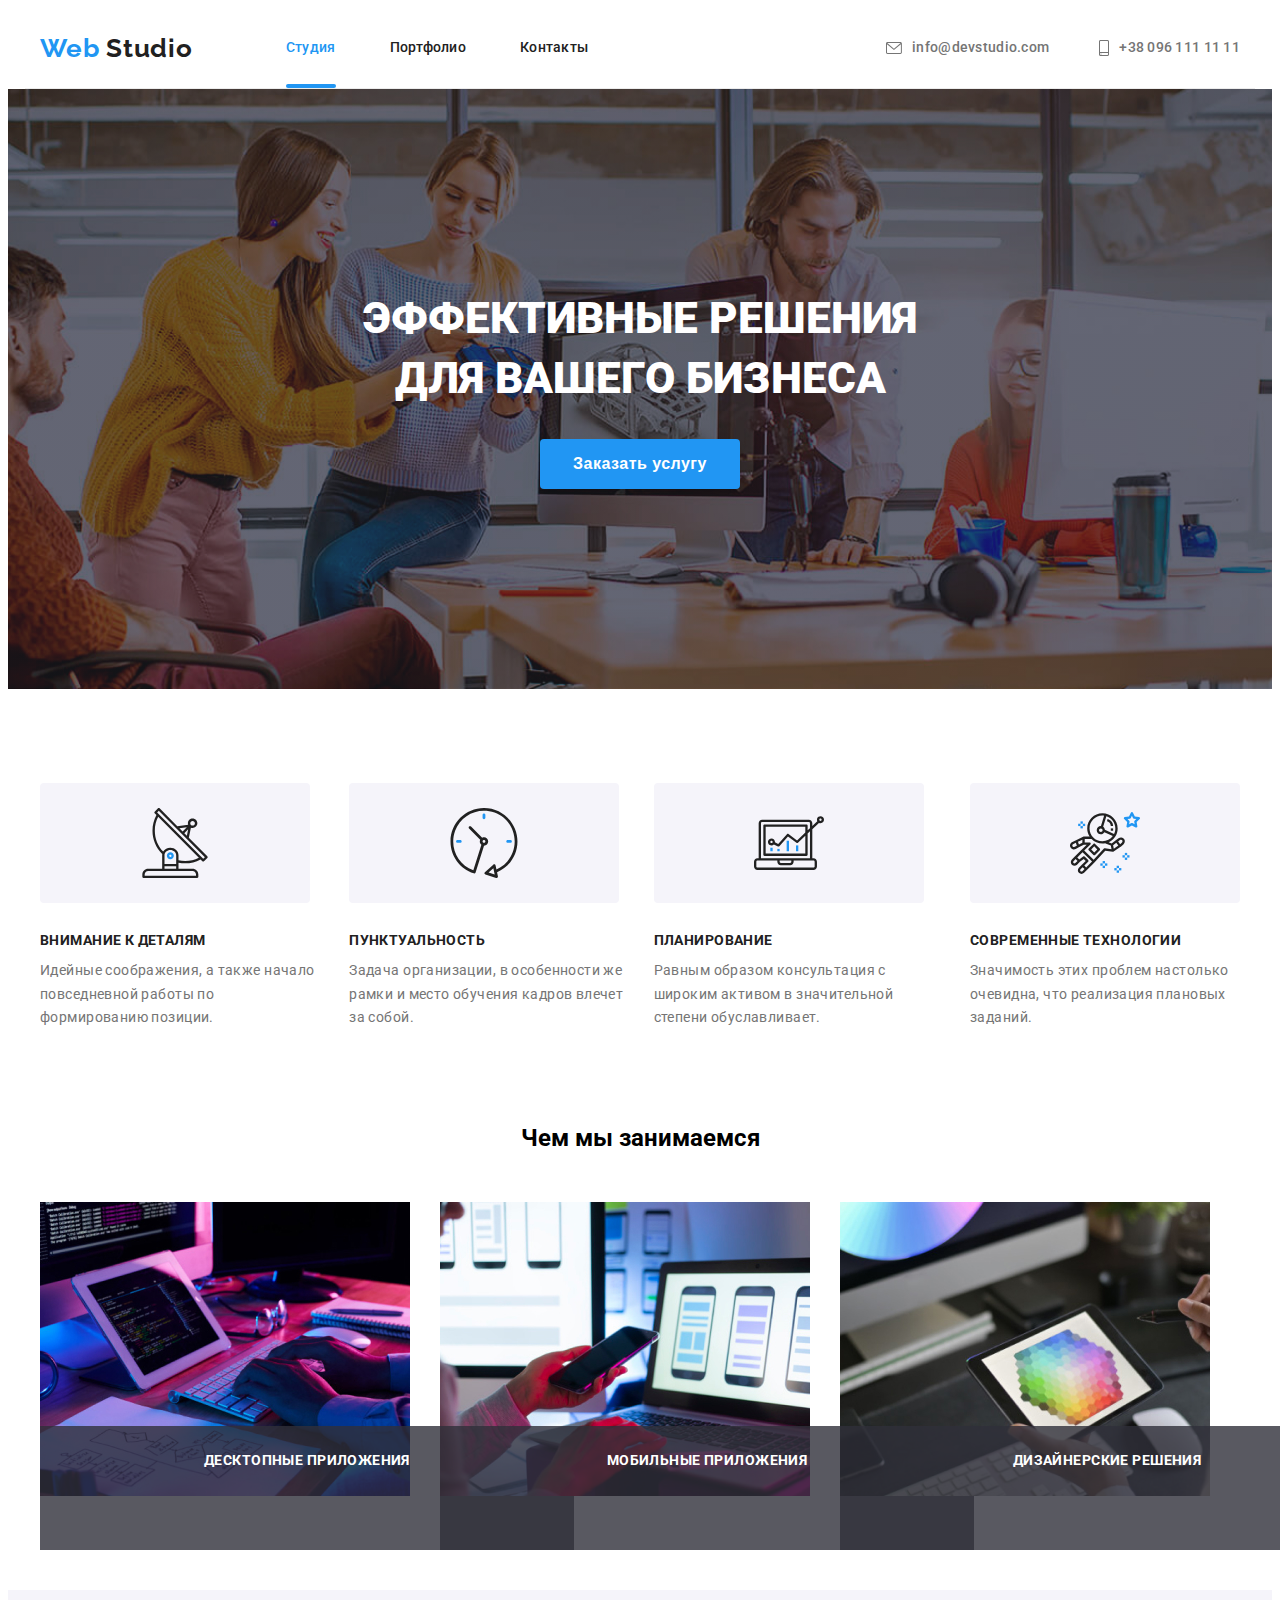
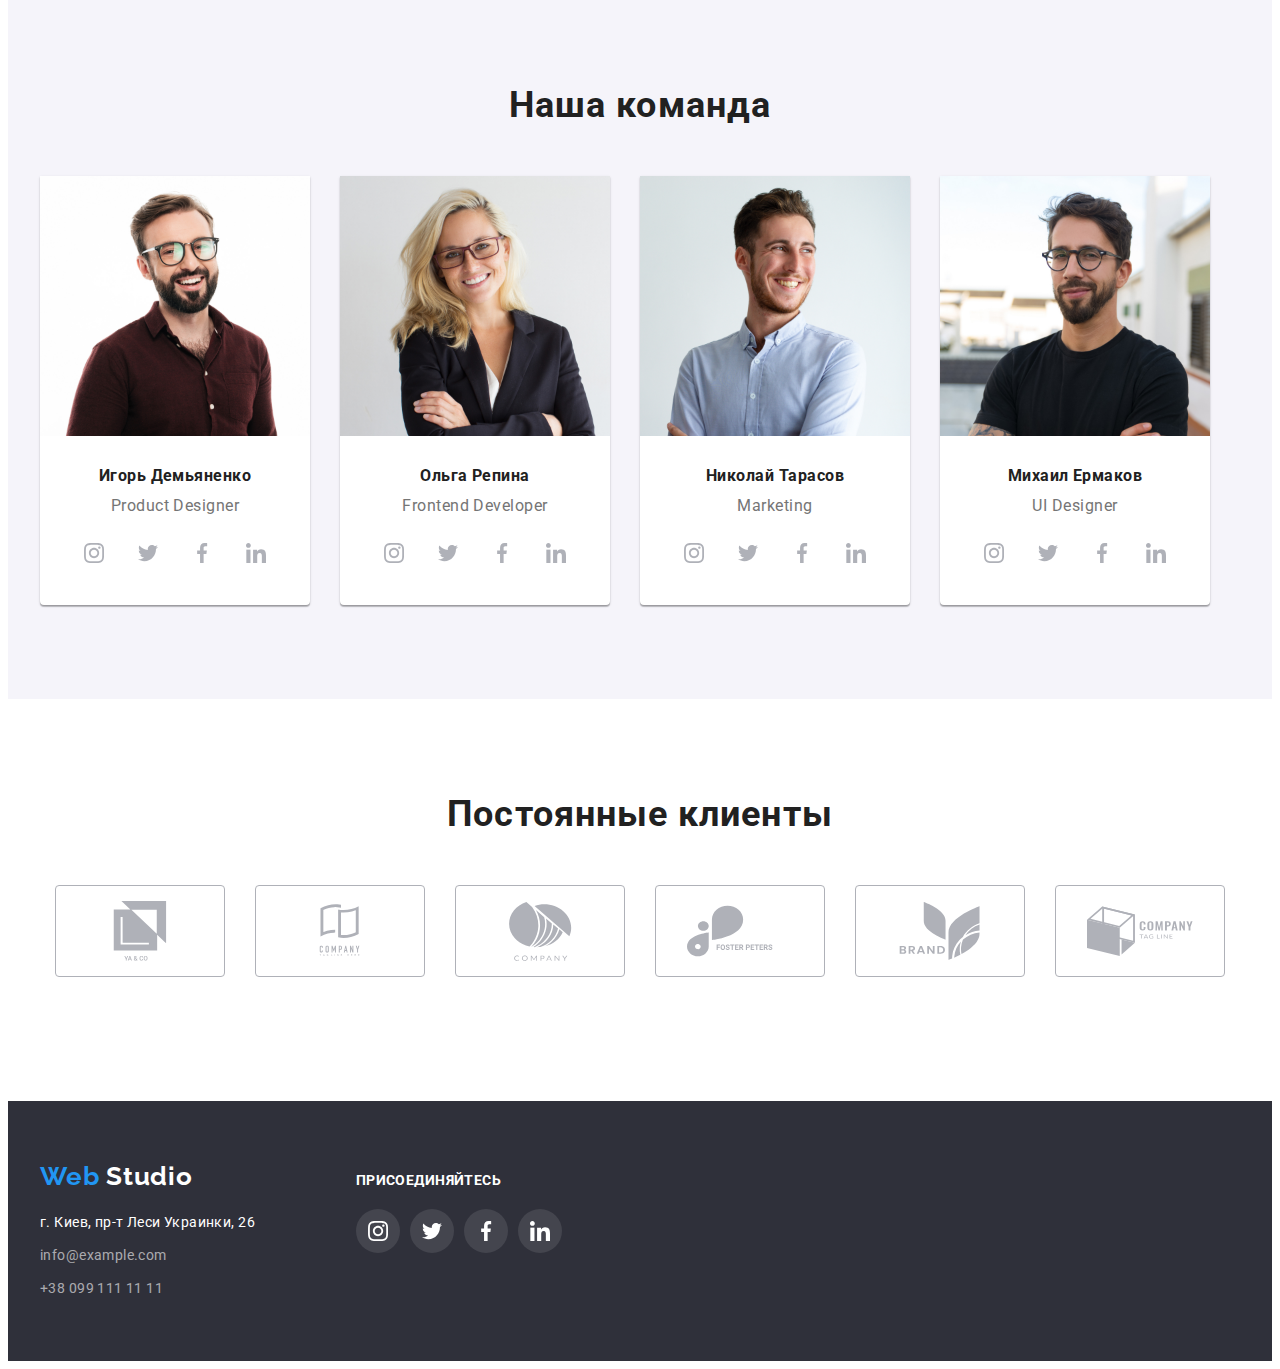
<file: index.html>
<!DOCTYPE html>
<html lang="ru">
  <head>
    <title>Студия</title>
    <meta charset="utf-8" />
    <link rel="preconnect" href="https://fonts.googleapis.com" />
    <link rel="preconnect" href="https://fonts.gstatic.com" crossorigin />
    <link
      href="https://fonts.googleapis.com/css2?family=Fruktur&family=Raleway:wght@700&family=Roboto:wght@400;500;700;900&display=swap"
      rel="stylesheet"
    />
    <link
      rel="stylesheet"
      href="https://cdnjs.cloudflare.com/ajax/libs/modern-normalize/1.1.0/modern-normalize.min.css"
      integrity="sha512-wpPYUAdjBVSE4KJnH1VR1HeZfpl1ub8YT/NKx4PuQ5NmX2tKuGu6U/JRp5y+Y8XG2tV+wKQpNHVUX03MfMFn9Q=="
      crossorigin="anonymous"
      referrerpolicy="no-referrer"
    />
    <link rel="stylesheet" href="./css/styles.css" />
  </head>
  <body>
    <header>
      <div class="container header-container">
        <a href="" class="logo link">
          <span class="logo_first">Web</span>
          Studio
        </a>

        <nav class="header-navigation">
          <ul class="header-list list">
            <li class="header-item">
              <a class="header-link link active-page current" href="#Студия">
                Студия
              </a>
            </li>
            <li class="header-item">
              <a class="header-link link" href="./portfolio.html">Портфолио</a>
            </li>
            <li class="header-item">
              <a class="header-link link" href="#Контакты">Контакты</a>
            </li>
          </ul>
        </nav>

        <ul class="header-list-call list">
          <li class="header-list-call-item">
            <a
              class="header-link-call link mail hlci"
              href="mailto:info@example.com"
            >
              <svg class="header-icon" width="16" height="12">
                <use href="./images/icons.svg#icon-email"></use>
              </svg>
              info@devstudio.com
            </a>
          </li>
          <li class="header-list-call-item">
            <a class="header-link-call link tel hlci" href="tel:+380961111111">
              <svg class="header-icon" width="10" height="16">
                <use href="./images/icons.svg#icon-tel"></use>
              </svg>
              +38 096 111 11 11
            </a>
          </li>
        </ul>
      </div>
    </header>
    <main>
      <section class="hero section">
        <div class="container hero-container">
          <h1 class="hero-title">
            Эффективные решения
            <br />
            для вашего бизнеса
          </h1>

          <button class="hero-btn" type="button" data-modal-open>
            Заказать услугу
          </button>
        </div>
      </section>

      <section class="section benef">
        <div class="container">
          <h2 class="benef-main-title">Наши преймущества</h2>
          <ul class="benef-list list">
            <li class="benef-list-item">
              <div class="benef-container">
                <svg class="client-icon" width="70" height="70">
                  <use href="./images/icons.svg#icon-benef1"></use>
                </svg>
              </div>
              <h3 class="benef-title">Внимание к деталям</h3>
              <p class="benef-text">
                Идейные соображения, а также начало повседневной работы по
                формированию позиции.
              </p>
            </li>
            <li class="benef-list-item">
              <div class="benef-container">
                <svg class="client-icon" width="70" height="70">
                  <use href="./images/icons.svg#icon-benef2"></use>
                </svg>
              </div>
              <h3 class="benef-title">Пунктуальность</h3>
              <p class="benef-text">
                Задача организации, в особенности же рамки и место обучения
                кадров влечет за собой.
              </p>
            </li>
            <li class="benef-list-item">
              <div class="benef-container">
                <svg class="client-icon" width="70" height="70">
                  <use href="./images/icons.svg#icon-benef3"></use>
                </svg>
              </div>
              <h3 class="benef-title">Планирование</h3>
              <p class="benef-text">
                Равным образом консультация с широким активом в значительной
                степени обуславливает.
              </p>
            </li>
            <li class="benef-list-item">
              <div class="benef-container">
                <svg class="client-icon" width="70" height="70">
                  <use href="./images/icons.svg#icon-benef4"></use>
                </svg>
              </div>
              <h3 class="benef-title">Современные технологии</h3>
              <p class="benef-text">
                Значимость этих проблем настолько очевидна, что реализация
                плановых заданий.
              </p>
            </li>
          </ul>
        </div>
      </section>

      <section class="section doing">
        <div class="container">
          <div class="center">
            <h2 class="doing-title">Чем мы занимаемся</h2>
          </div>

          <ul class="doing-list list">
            <li class="doing-item">
              <div class="wrap-doing">
                <img
                  src="./images/image1.jpg"
                  alt="схемы на компьютере"
                  width="370"
                />
                <p class="doing-text">Десктопные приложения</p>
              </div>
            </li>
            <li class="doing-item">
              <div class="wrap-doing">
                <img
                  src="./images/image2.jpg"
                  alt="работа через смартфон"
                  width="370"
                />
                <p class="doing-text">Мобильные приложения</p>
              </div>
            </li>
            <li class="doing-item">
              <div class="wrap-doing">
                <img
                  src="./images/image3.jpg"
                  alt="дизайн на планшете"
                  width="370"
                  height="246.469"
                />
                <p class="doing-text">Дизайнерские решения</p>
              </div>
            </li>
          </ul>
        </div>
      </section>

      <section class="section team">
        <div class="container">
          <h2 class="team-header">Наша команда</h2>
          <div class="team-list-container">
            <ul class="team-list list">
              <li class="team-item">
                <img
                  src="./images/image4.jpg"
                  alt="Дизайнер Игорь Демьяненко"
                  width="270"
                />
                <div class="name">
                  <h3 class="team-item-header">Игорь Демьяненко</h3>
                  <p class="team-item-text">Product Designer</p>
                </div>
                <!-- icon -->
                <ul class="team-social-list list">
                  <li class="team-social-item">
                    <a href="" class="team-social-link">
                      <svg class="team-social-icon" width="20" height="20">
                        <use href="./images/icons.svg#icon-instagram-2"></use>
                      </svg>
                    </a>
                  </li>
                  <li class="team-social-item">
                    <a href="" class="team-social-link">
                      <svg class="team-social-icon" width="20" height="20">
                        <use href="./images/icons.svg#icon-twitter-1"></use>
                      </svg>
                    </a>
                  </li>
                  <li class="team-social-item">
                    <a href="" class="team-social-link">
                      <svg class="team-social-icon" width="20" height="20">
                        <use href="./images/icons.svg#icon-facebook-1"></use>
                      </svg>
                    </a>
                  </li>
                  <li class="team-social-item">
                    <a href="" class="team-social-link">
                      <svg class="team-social-icon" width="20" height="20">
                        <use href="./images/icons.svg#icon-linkedin-1"></use>
                      </svg>
                    </a>
                  </li>
                </ul>
              </li>
              <li class="team-item">
                <img
                  src="./images/image5.jpg"
                  alt="Разработчик Ольга Репина"
                  width="270"
                />
                <div class="name">
                  <h3 class="team-item-header">Ольга Репина</h3>
                  <p class="team-item-text">Frontend Developer</p>
                </div>
                <!-- icon -->
                <ul class="team-social-list list">
                  <li class="team-social-item">
                    <a href="" class="team-social-link">
                      <svg class="team-social-icon" width="20" height="20">
                        <use href="./images/icons.svg#icon-instagram-2"></use>
                      </svg>
                    </a>
                  </li>
                  <li class="team-social-item">
                    <a href="" class="team-social-link">
                      <svg class="team-social-icon" width="20" height="20">
                        <use href="./images/icons.svg#icon-twitter-1"></use>
                      </svg>
                    </a>
                  </li>
                  <li class="team-social-item">
                    <a href="" class="team-social-link">
                      <svg class="team-social-icon" width="20" height="20">
                        <use href="./images/icons.svg#icon-facebook-1"></use>
                      </svg>
                    </a>
                  </li>
                  <li class="team-social-item">
                    <a href="" class="team-social-link">
                      <svg class="team-social-icon" width="20" height="20">
                        <use href="./images/icons.svg#icon-linkedin-1"></use>
                      </svg>
                    </a>
                  </li>
                </ul>
              </li>
              <li class="team-item">
                <img
                  src="./images/image6.jpg"
                  alt="Маркетолог Николай Тарасов"
                  width="270"
                />
                <div class="name">
                  <h3 class="team-item-header">Николай Тарасов</h3>
                  <p class="team-item-text">Marketing</p>
                </div>
                <!-- icon -->
                <ul class="team-social-list list">
                  <li class="team-social-item">
                    <a href="" class="team-social-link">
                      <svg class="team-social-icon" width="20" height="20">
                        <use href="./images/icons.svg#icon-instagram-2"></use>
                      </svg>
                    </a>
                  </li>
                  <li class="team-social-item">
                    <a href="" class="team-social-link">
                      <svg class="team-social-icon" width="20" height="20">
                        <use href="./images/icons.svg#icon-twitter-1"></use>
                      </svg>
                    </a>
                  </li>
                  <li class="team-social-item">
                    <a href="" class="team-social-link">
                      <svg class="team-social-icon" width="20" height="20">
                        <use href="./images/icons.svg#icon-facebook-1"></use>
                      </svg>
                    </a>
                  </li>
                  <li class="team-social-item">
                    <a href="" class="team-social-link">
                      <svg class="team-social-icon" width="20" height="20">
                        <use href="./images/icons.svg#icon-linkedin-1"></use>
                      </svg>
                    </a>
                  </li>
                </ul>
              </li>
              <li class="team-item">
                <img
                  src="./images/image7.jpg"
                  alt="Дизайнер Михаил Ермаков"
                  width="270"
                />
                <div class="name">
                  <h3 class="team-item-header">Михаил Ермаков</h3>
                  <p class="team-item-text">UI Designer</p>
                </div>
                <!-- icon -->
                <ul class="team-social-list list">
                  <li class="team-social-item">
                    <a href="" class="team-social-link">
                      <svg class="team-social-icon" width="20" height="20">
                        <use href="./images/icons.svg#icon-instagram-2"></use>
                      </svg>
                    </a>
                  </li>
                  <li class="team-social-item">
                    <a href="" class="team-social-link">
                      <svg class="team-social-icon" width="20" height="20">
                        <use href="./images/icons.svg#icon-twitter-1"></use>
                      </svg>
                    </a>
                  </li>
                  <li class="team-social-item">
                    <a href="" class="team-social-link">
                      <svg class="team-social-icon" width="20" height="20">
                        <use href="./images/icons.svg#icon-facebook-1"></use>
                      </svg>
                    </a>
                  </li>
                  <li class="team-social-item">
                    <a href="" class="team-social-link">
                      <svg class="team-social-icon" width="20" height="20">
                        <use href="./images/icons.svg#icon-linkedin-1"></use>
                      </svg>
                    </a>
                  </li>
                </ul>
              </li>
            </ul>
          </div>
        </div>
      </section>

      <section class="section client">
        <div class="container">
          <h2 class="client-title">Постоянные клиенты</h2>
          <ul class="client-list list">
            <li class="client-item">
              <a href="" class="client-link">
                <svg class="client-icon" width="106" height="60">
                  <use href="./images/icons.svg#icon-client1"></use>
                </svg>
              </a>
            </li>
            <li class="client-item">
              <a href="" class="client-link">
                <svg class="client-icon" width="106" height="60">
                  <use href="./images/icons.svg#icon-client2"></use>
                </svg>
              </a>
            </li>
            <li class="client-item">
              <a href="" class="client-link">
                <svg class="client-icon" width="106" height="60">
                  <use href="./images/icons.svg#icon-client3"></use>
                </svg>
              </a>
            </li>
            <li class="client-item">
              <a href="" class="client-link">
                <svg class="client-icon" width="106" height="60">
                  <use href="./images/icons.svg#icon-client4"></use>
                </svg>
              </a>
            </li>
            <li class="client-item">
              <a href="" class="client-link">
                <svg class="client-icon" width="106" height="60">
                  <use href="./images/icons.svg#icon-client5"></use>
                </svg>
              </a>
            </li>
            <li class="client-item">
              <a href="" class="client-link">
                <svg class="client-icon" width="106" height="60">
                  <use href="./images/icons.svg#icon-client6"></use>
                </svg>
              </a>
            </li>
          </ul>
        </div>
      </section>
    </main>

    <footer class="footer">
      <div class="container footer-container">
        <div class="footer-first">
          <div class="logofoot">
            <a href="" class="logo link footer-logo">
              <span class="logo_first">Web</span>
              Studio
            </a>
          </div>
          <address>
            <ul class="address-list list">
              <li class="address-item">
                <a class="address-link link gorod" href="">
                  г. Киев, пр-т Леси Украинки, 26
                </a>
              </li>
              <li class="address-item">
                <a
                  class="address-link link footer-mail"
                  href="mailto:info@example.com"
                >
                  info@example.com
                </a>
              </li>
              <li class="address-item">
                <a
                  class="address-link link footer-tel"
                  href="tel:+380991111111"
                >
                  +38 099 111 11 11
                </a>
              </li>
            </ul>
          </address>
        </div>

        <div class="footer-second">
          <h2 class="footer-join">присоединяйтесь</h2>
          <ul class="footer-second-list list">
            <li class="footer-second-item">
              <a href="" class="footer-second-link">
                <svg class="footer-second-icon" width="20" height="20">
                  <use href="./images/icons.svg#icon-instagram-2"></use>
                </svg>
              </a>
            </li>
            <li class="footer-second-item">
              <a href="" class="footer-second-link">
                <svg class="footer-second-icon" width="20" height="20">
                  <use href="./images/icons.svg#icon-twitter-1"></use>
                </svg>
              </a>
            </li>
            <li class="footer-second-item">
              <a href="" class="footer-second-link">
                <svg class="footer-second-icon" width="20" height="20">
                  <use href="./images/icons.svg#icon-facebook-1"></use>
                </svg>
              </a>
            </li>
            <li class="footer-second-item">
              <a href="" class="footer-second-link">
                <svg class="footer-second-icon" width="20" height="20">
                  <use href="./images/icons.svg#icon-linkedin-1"></use>
                </svg>
              </a>
            </li>
          </ul>
        </div>
      </div>
    </footer>
    <!-- modal -->
    <div class="backdrop is-hidden" data-modal>
      <div class="modal">
        <button type="button" class="modal-close" data-modal-close>
          <svg class="close-icon" width="18" height="18">
            <use href="./images/icons.svg#icon-close"></use>
          </svg>
        </button>
      </div>
    </div>
    <!-- modal end -->

<!-- modal sctipt-->

    <script src="./js/modal.js"></script>
  </body>
</html>
</file>
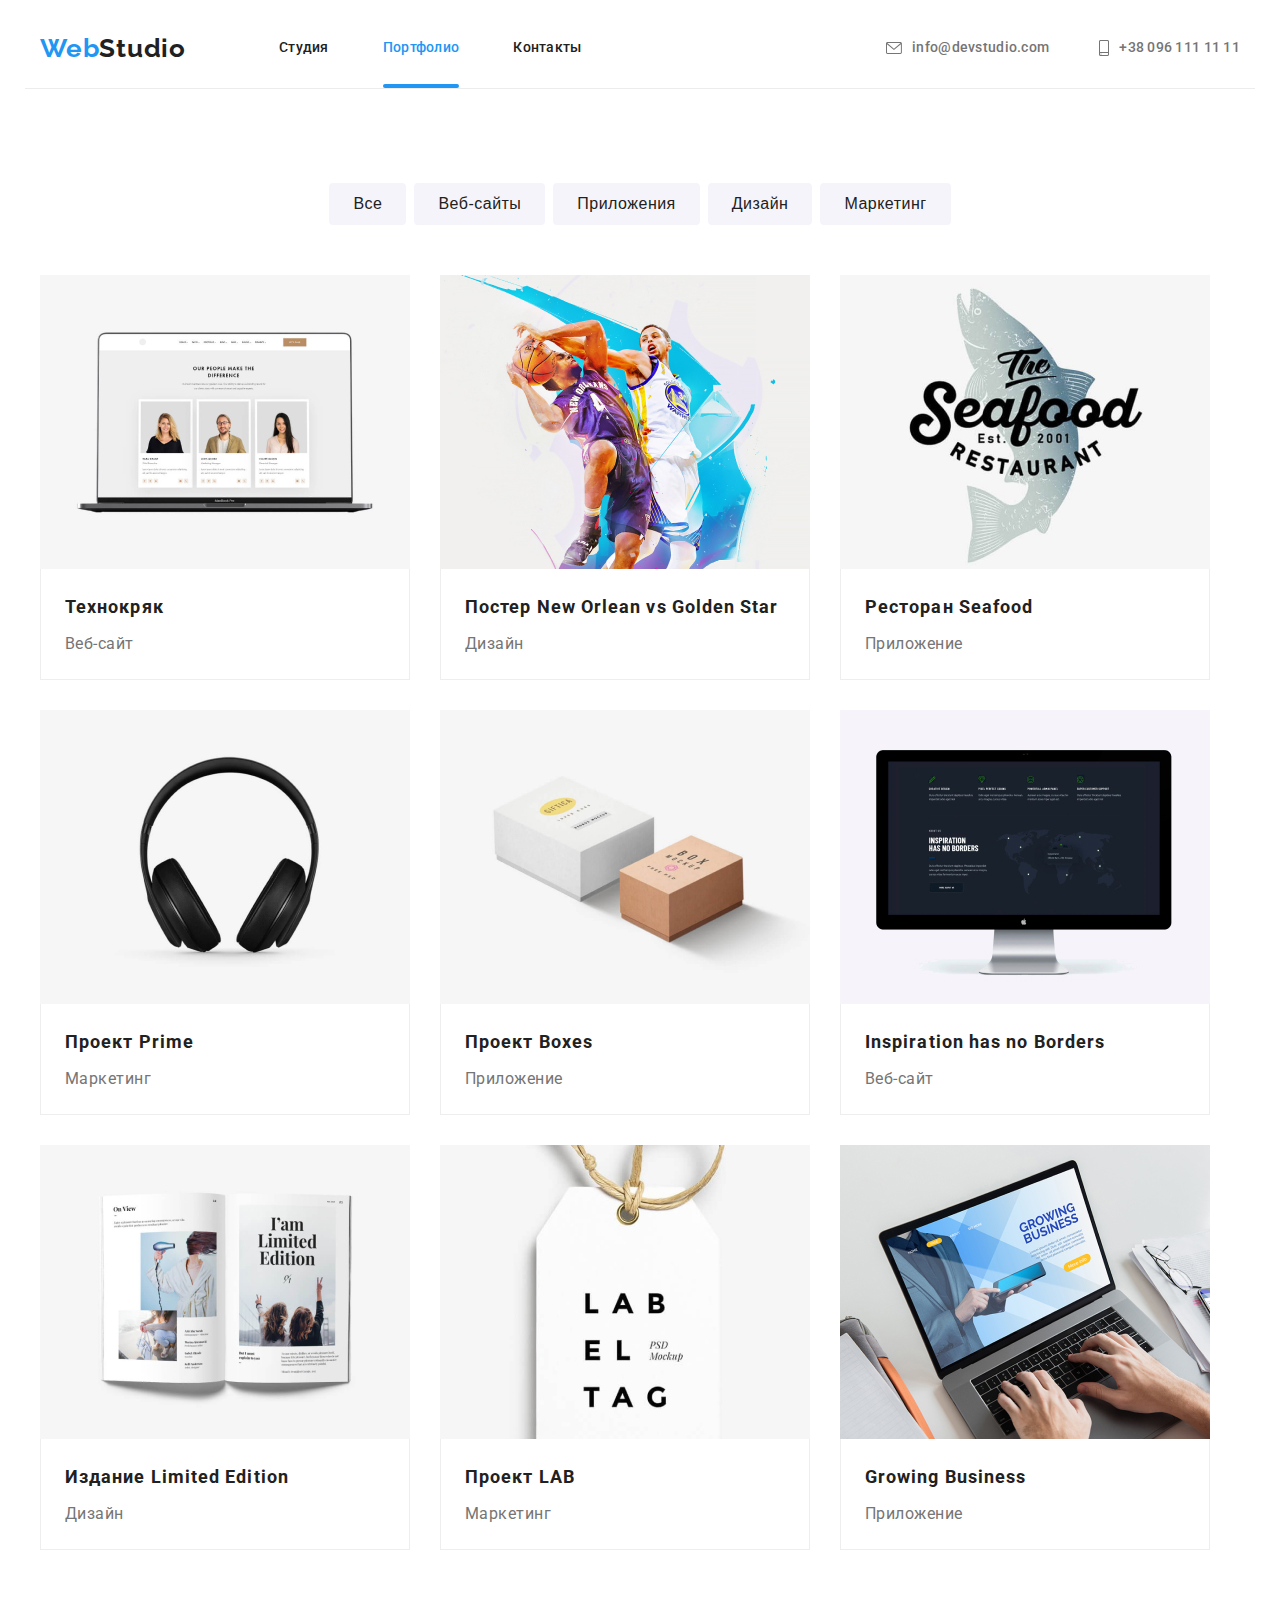
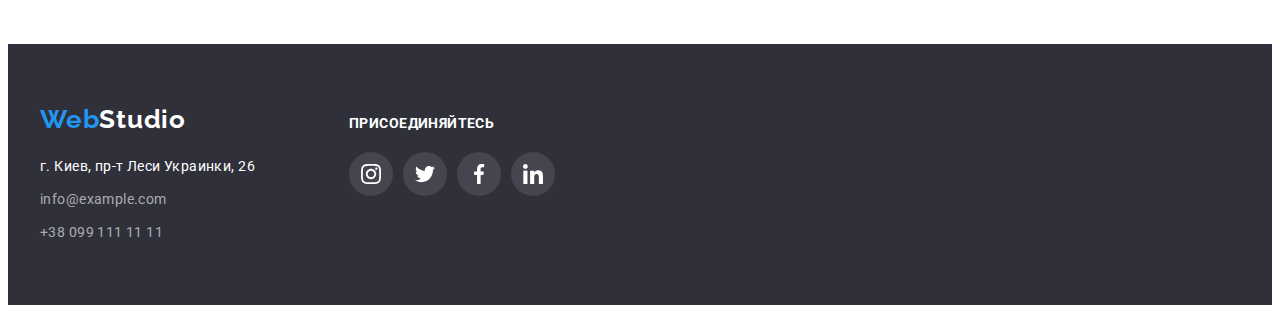
<file: portfolio.html>
<!DOCTYPE html>
<html lang="ru">
  <head>
    <title>Портфолио</title>
  <link rel="preconnect" href="https://fonts.googleapis.com">
<link rel="preconnect" href="https://fonts.gstatic.com" crossorigin>
<link href="https://fonts.googleapis.com/css2?family=Fruktur&family=Raleway:wght@700&family=Roboto:wght@400;500;700;900&display=swap" rel="stylesheet">
    <link rel="stylesheet" href="https://cdnjs.cloudflare.com/ajax/libs/modern-normalize/1.1.0/modern-normalize.min.css" integrity="sha512-wpPYUAdjBVSE4KJnH1VR1HeZfpl1ub8YT/NKx4PuQ5NmX2tKuGu6U/JRp5y+Y8XG2tV+wKQpNHVUX03MfMFn9Q==" crossorigin="anonymous" referrerpolicy="no-referrer" />


<link rel="stylesheet" href="./css/styles.css" />
  </head>
  <body>
    <header>
      <div class="wrap">
    <div class="container header-container">

      <a href="" class="logo link">
        <span class="logo_first">Web</span>Studio
      </a>
    

      <nav class="header-navigation">
        <ul class="header-list list">
          <li class="header-item">
            <a class="header-link link no-active-page" href="./index.html">Студия</a>
          </li>
          <li class="header-item">
            <a class="header-link link active-page current" href="#Портфолио">Портфолио</a>
          </li>
          <li class="header-item">
            <a class="header-link link" href="#Контакты">Контакты</a>
          </li>
        </ul>
      </nav>
      <div class="header-connect">
       <ul class="header-list-call list">
          <li class="header-list-call-item">
            <a
              class="header-link-call link mail hlci"
              href="mailto:info@example.com"
            >
              <svg class="header-icon" width="16" height="12">
                <use href="./images/icons.svg#icon-email"></use>
              </svg>
              info@devstudio.com
            </a>
          </li>
          <li class="header-list-call-item">
            <a class="header-link-call link tel hlci" href="tel:+380961111111">
              <svg class="header-icon" width="10" height="16">
                <use href="./images/icons.svg#icon-tel"></use>
              </svg>
              +38 096 111 11 11
            </a>
          </li>
        </ul>
      </div>
    </div>
    </div>
    </header>
    <main>
      <section class="section section-work">
        <div class="container work-container">
        <h1 class="section-work-title">Наши работы</h1>

        <ul class="section-work-list list">
          <li class="section-item">
            <button type="button" class="section-work-link">Все</button>
          </li>
          <li class="section-item">
            <button type="button" class="section-work-link">Веб-сайты</button>
          </li>
          <li class="section-item">
            <button type="button" class="section-work-link">Приложения</button>
          </li>
          <li class="section-item">
            <button type="button" class="section-work-link">Дизайн</button>
          </li>
          <li class="section-item">
            <button type="button" class="section-work-link">Маркетинг</button>
          </li>
        </ul>




        <ul class="work-pic-list list">
          <li class="work-pic-item">
            <a class="work-pic-link link" href="">
              <div class="wrap-work">
              <img src="./images/portfolio1.jpg" alt="" />
            
            <!--  -->
            <p class="work-top-text">Технокряк это современная площадка распространения коронавируса. Компании используют эту платформу для цифрового шпионажа и атак на защищённые сервера конкурентов.</p>
            <!--  -->
</div>
              <div class="work">
              <h2 class="work-pic-title">Технокряк</h2>
            <p class="work-pic-text">Веб-сайт</p></div></a>
          </li>
          <li class="work-pic-item">
           
            <a class="work-pic-link link" href=""><img src="./images/portfolio2.jpg" alt="" />
             <div class="work"><h2 class="work-pic-title">Постер New Orlean vs Golden Star</h2>
             <p class="work-pic-text">Дизайн</p></div></a>
          </li>
          <li class="work-pic-item">
            <a class="work-pic-link link" href=""><img src="./images/portfolio3.jpg" alt="" />
            <div class="work">
              <h2 class="work-pic-title">Ресторан Seafood</h2>
            <p class="work-pic-text"> Приложение</p></div></a>
          </li>
          <li class="work-pic-item">
            <a class="work-pic-link link" href=""><img src="./images/portfolio4.jpg" alt="" />
            <div class="work"><h2 class="work-pic-title">Проект Prime</h2>
            <p class="work-pic-text">Маркетинг</p></div></a>
          </li class="work-pic-item">
          <li class="work-pic-item">
            <a class="work-pic-link link" href=""><img src="./images/portfolio5.jpg" alt="" />
            <div class="work"><h2 class="work-pic-title">Проект Boxes</h2>
            <p class="work-pic-text">Приложение</p></div></a>
          </li>
          <li class="work-pic-item">
            <a class="work-pic-link link" href=""><img src="./images/portfolio6.jpg" alt="" />
            <div class="work"><h2 class="work-pic-title">Inspiration has no Borders</h2>
            <p class="work-pic-text">Веб-сайт</p></div></a>
          </li>
          <li class="work-pic-item">
            <a class="work-pic-link link" href=""><img src="./images/portfolio7.jpg" alt="" />
            <div class="work"><h2 class="work-pic-title">Издание Limited Edition</h2>
             <p class="work-pic-text">Дизайн</p></div></a>
          </li>
          <li class="work-pic-item">
            <a class="work-pic-link link" href=""><img src="./images/portfolio8.jpg" alt="" />
            <div class="work"><h2 class="work-pic-title">Проект LAB</h2>
            <p class="work-pic-text"> Маркетинг</p></div></a>
          </li>
          <li class="work-pic-item">
            <a class="work-pic-link link" href=""><img src="./images/portfolio9.jpg" alt="" />
            <div class="work"><h2 class="work-pic-title">Growing Business</h2>
            <p class="work-pic-text">Приложение</p></div></a>
          </li>
        </ul>
        </div>
      </section>
    </main>
  
 <footer class="footer">
      <div class="container footer-container">
        <div class="footer-first">
          <div class="logofoot">
            <a href="" class="logo link footer-logo">
              <span class="logo_first">Web</span>Studio
            </a>
          </div>
          <address>
            <ul class="address-list list">
              <li class="address-item">
                <a class="address-link link gorod" href="">
                  г. Киев, пр-т Леси Украинки, 26
                </a>
              </li>
              <li class="address-item">
                <a
                  class="address-link link footer-mail"
                  href="mailto:info@example.com"
                >
                  info@example.com
                </a>
              </li>
              <li class="address-item">
                <a
                  class="address-link link footer-tel"
                  href="tel:+380991111111"
                >
                  +38 099 111 11 11
                </a>
              </li>
            </ul>
          </address>
        </div>

        <div class="footer-second">
          <h2 class="footer-join">присоединяйтесь</h2>
          <ul class="footer-second-list list">
            <li class="footer-second-item">
              <a href="" class="footer-second-link">
                <svg class="footer-second-icon" width="20" height="20">
                  <use href="./images/icons.svg#icon-instagram-2"></use>
                </svg>
              </a>
            </li>
            <li class="footer-second-item">
              <a href="" class="footer-second-link">
                <svg class="footer-second-icon" width="20" height="20">
                  <use href="./images/icons.svg#icon-twitter-1"></use>
                </svg>
              </a>
            </li>
            <li class="footer-second-item">
              <a href="" class="footer-second-link">
                <svg class="footer-second-icon" width="20" height="20">
                  <use href="./images/icons.svg#icon-facebook-1"></use>
                </svg>
              </a>
            </li>
            <li class="footer-second-item">
              <a href="" class="footer-second-link">
                <svg class="footer-second-icon" width="20" height="20">
                  <use href="./images/icons.svg#icon-linkedin-1"></use>
                </svg>
              </a>
            </li>
          </ul>
        </div>
      </div>
    </footer>

  </body>
</html>
</file>
<file: css/styles.css>
:root {
  --color_first: #757575;
  --color_second: #212121;
  --color_accent: #2196f3;
  --coolor_title: #ffffff;
  --color_border: #eeeeee;
}

/* сброс настроек */
/* * {
  margin: 0;
  padding: 0;
} */

button {
  cursor: pointer;
}

p,
h1,
h2,
h3,
h4,
h5,
h6 {
  margin: 0;
}
ol,
ul {
  list-style: none;
  margin: 0;
  padding: 0;
}
img {
  min-width: 100%;
  height: auto;
  /* border: 0; */
  display: block;
}

address {
  font-style: normal;
}
/* конец сброса настроек */

/* -------------------flex---------------------- */
.container {
  /* display: flex; */
  width: 1200px;
  padding-left: 15px;
  padding-right: 15px;
  margin: 0 auto;
}

body {
  /* color: #757575; */
  font-family: Roboto, sans-serif;
}

/* ------------------header---------------- */

.header-container {
  display: flex;
  align-items: center;
  /* padding-top: 30px;
  padding-bottom: 30px; */
  /* justify-content: space-between; */
}

.header-connect {
  margin-left: auto;
}

.header-list {
  display: flex;
  align-items: center;
}

.header-list-call {
  margin-left: auto;
  display: flex;
  align-items: center;
}

.logohead {
  margin-right: 93px;
}

.header-item {
  margin-right: 54px;
}
.header-item:last-child {
  margin-right: 0;
}

.header-list-call-item:not(:last-child) {
  margin-right: 50px;
}

.logo {
  margin-right: 93px;
  color: var(--color_second);
  font-family: Raleway, sans-serif;
  font-weight: 700;
  font-size: 26px;
  line-height: 1.19;
  letter-spacing: 0.03em;
}

.logo_first {
  color: var(--color_accent);
}

.list {
  list-style: none;
}

.link {
  text-decoration: none;
}

.header-link {
  display: block;
  padding: 32px 0;
  color: var(--color_second);
  font-weight: 500;
  font-size: 14px;
  line-height: 1.14;
  letter-spacing: 0.02em;

  transition: color 250ms cubic-bezier(0.4, 0, 0.2, 1);

  position: relative;
}

.header-link.current::after {
  content: "";
  width: 100%;
  height: 4px;
  background-color: var(--color_accent);
  border-radius: 2px;
  position: absolute;
  left: 0;
  bottom: 0;
}

.header-link-call {
  font-weight: 500;
  font-size: 14px;
  line-height: 1.14;
  letter-spacing: 0.02em;
  color: var(--color_first);

  transition: color 250ms cubic-bezier(0.4, 0, 0.2, 1);
}

.header-link-call:hover,
.header-link-call:focus,
.header-link:hover,
.header-link:focus {
  color: var(--color_accent);
}

/* header ICON */

/* .team-social-list {
  display: flex;
  justify-content: center;
}

.team-social-item {
  width: 44px;
  height: 44px;
  margin-bottom: 30px;
} */

.hlci {
  width: 100%;
  height: 100%;
  display: flex;
  align-items: center;
  justify-content: center;
}

.header-icon {
  fill: var(--color_first);
  margin-right: 10px;

  transition: fill 250ms cubic-bezier(0.4, 0, 0.2, 1);
}

.hlci:hover .header-icon,
.hlci:focus .header-icon {
  fill: var(--color_accent);
}

/* hero */

.hero-container {
  /* padding: 200px 280px 280px 280px; */
}

.hero-title {
  font-weight: 900;
  font-size: 44px;
  line-height: 1.36;
  color: var(--coolor_title);
  text-align: center;
  text-transform: uppercase;

  width: 696px;
  margin-left: auto;
  margin-right: auto;
  /* height: 120px;
  left: 455px;
  top: 286px; */
}
.section {
  padding: 94px 0;
}

.hero-btn {
  /* font-family: inherit; */
  font-weight: 700;
  font-size: 16px;
  line-height: 1.875;
  color: var(--coolor_title);
  background-color: var(--color_accent);
  letter-spacing: 0.03em;

  margin-top: 30px;
  display: block;
  margin-left: auto;
  margin-right: auto;
  width: 200px;
  height: 50px;
  left: 703px;
  top: 436px;
  border-radius: 4px;

  border-color: transparent;
  box-shadow: 0px 4px 4px rgba(0, 0, 0, 0.15);
}

.hero {
  padding: 200px 0;
  background-color: #2f303a;
  background-image: linear-gradient(
      rgba(47, 48, 58, 0.4),
      rgba(47, 48, 58, 0.4)
    ),
    url(../images/hero_bg.jpg);
  background-repeat: no-repeat;
  background-position: center;
  background-size: cover;
  max-width: 1600px;
  margin: 0 auto;
}

/* benefits */

/* .benef-cotainer {
  display: flex;
  margin-top: 88px;
  justify-content: center;
  margin-bottom: 94px;
} */

.benef-list {
  display: flex;
  /* margin-left: 30px; */
}

.benef-main-title {
  /* display: none; */
  position: absolute;
  width: 1px;
  height: 1px;
  margin: -1px;
  border: 0;
  padding: 0;
  white-space: nowrap;
  clip-path: inset(100%);
  clip: rect(0 0 0 0);
  overflow: hidden;
}

/* ------------ВОПРОС НОМЕР 1 ----------*/
/* неправильный перенос текста */

.benef-list-item:not(:last-child) {
  /* width: 270px;
  height: 101px; */
  margin-right: 30px;
}

.benef-title {
  font-weight: 700;
  font-size: 14px;
  line-height: 1.14;
  letter-spacing: 0.03em;
  text-transform: uppercase;
  color: var(--color_second);

  margin-bottom: 10px;
}

.benef-text {
  font-weight: normal;
  font-size: 14px;
  line-height: 1.71;
  color: var(--color_first);
  letter-spacing: 0.03em;
}

/* benef icon */

.benef-container {
  display: flex;
  justify-content: center;
  align-items: center;

  width: 270px;
  height: 120px;

  background: #f5f4fa;
  border-radius: 4px;

  margin-bottom: 30px;
}

/* doing */
.doing {
  padding-top: 0;
}

.doing-list {
  display: flex;
  margin-top: 50px;
}

.doing-item {
  /* width: 370px; */
  /* height: 294px; */
}

.doing-item:not(:last-child) {
  margin-right: 30px;
}

.doing_title {
  font-weight: 700;
  font-size: 36px;
  line-height: 1.17;
  text-align: center;
  letter-spacing: 0.03em;
  color: var(--color_second);
}

.center {
  display: flex;
  justify-content: center;
}

/* .doing-item {
  position: relative;
} */

.wrap-doing {
  position: relative;
}

.doing-text {
  position: absolute;

  left: 0;

  font-weight: bold;
  font-size: 14px;
  line-height: 1.14;
  text-align: center;
  letter-spacing: 0.03em;
  text-transform: uppercase;

  color: var(--coolor_title);

  background-color: rgba(47, 48, 58, 0.8);
  height: 70px;
  width: 100%;

  padding: 27px 82px;

  transform: translateY(-70px);
}

/* team */

.team-list {
  display: flex;
}

.team {
  background-color: #f5f4fa;
}

.team-item > img {
  width: 270px;
  height: 260px;
}

.team-item:not(:last-child) {
  margin-right: 30px;
}

.team-header {
  font-weight: 700;
  font-size: 36px;
  line-height: 1.17;
  text-align: center;
  letter-spacing: 0.03em;
  color: var(--color_second);

  margin-bottom: 50px;
  /* padding-top: 94px; */
}

.team-item-text {
  margin-top: 10px;
  /* margin-bottom: 16px; */
}

.team-item-header {
  /* margin-top: 30px; */
  font-family: Roboto;
  font-weight: 700;
  font-size: 16px;
  line-height: 1.19;
  text-align: center;
  letter-spacing: 0.03em;
  color: var(--color_second);
}
.name {
  padding: 30px 0;
}

.team-item-text {
  font-weight: normal;
  font-size: 16px;
  line-height: 1.19;
  text-align: center;
  letter-spacing: 0.03em;
  color: var(--color_first);
}

.team-list > li {
  background-color: var(--coolor_title);
  /* width: 270px;
  height: 368px; */
  /* тут должна быть тень, а не рамка */
  /* border: 1px solid gray;
  border-radius: 4px; */

  /* margin-bottom: 94px; */

  /* material shadow v1 */

  box-shadow: 0px 1px 3px rgba(0, 0, 0, 0.12), 0px 1px 1px rgba(0, 0, 0, 0.14),
    0px 2px 1px rgba(0, 0, 0, 0.2);
  border-radius: 0px 0px 4px 4px;
}

/* team-icon */

.name {
  padding-bottom: 16px;
}

.team-social-list {
  display: flex;
  justify-content: center;
}

.team-social-item {
  width: 44px;
  height: 44px;
  margin-bottom: 30px;
}

.team-social-item + .team-social-item {
  margin-left: 10px;
}

.team-social-link {
  width: 100%;
  height: 100%;
  border-radius: 50%;
  /* display: block; */
  display: flex;
  align-items: center;
  justify-content: center;
  /* background-color: tomato; */

  transition: background-color 250ms cubic-bezier(0.4, 0, 0.2, 1);
}

.team-social-icon {
  fill: #afb1b8;

  transition: fill 250ms cubic-bezier(0.4, 0, 0.2, 1);
}

.team-social-link:hover,
.team-social-link:focus {
  background-color: var(--color_accent);
}

.team-social-link:hover .team-social-icon,
.team-social-link:focus .team-social-icon {
  fill: var(--coolor_title);
}

/* 
.team-social-icon:hover,
.team-social-icon:focus {
 
} */

/* client */

.client-title {
  font-weight: bold;
  font-size: 36px;
  line-height: 1.167;
  text-align: center;
  letter-spacing: 0.03em;

  color: #212121;
  margin-bottom: 50px;
}

.client-list {
  display: flex;
  justify-content: center;
}

.client-item {
  display: flex;
  margin-bottom: 30px;

  /* width: 170px;
  height: 92px;
  border: 1px solid #afb1b8;
  box-sizing: border-box;
  border-radius: 4px; */
}

.client-item + .client-item {
  margin-left: 30px;
}

.client-link {
  width: 100%;
  height: 100%;

  display: flex;
  align-items: center;
  justify-content: center;

  width: 170px;
  height: 92px;
  border: 1px solid #afb1b8;
  box-sizing: border-box;
  border-radius: 4px;

  transition: border-color 250ms cubic-bezier(0.4, 0, 0.2, 1);
}

.client-icon {
  fill: #afb1b8;

  transition: fill 250ms cubic-bezier(0.4, 0, 0.2, 1);
}

.client-link:hover,
.client-link:focus {
  border-color: var(--color_accent);
}

.client-link:hover .client-icon,
.client-link:focus .client-icon {
  fill: var(--color_accent);
}
/* footer */

/* .footer-container {
  margin-top: 20px;
  margin-bottom: 60px;
} */

.logofoot {
  /* padding-top: 60px; */
  /* padding-bottom: 20px; */
  margin-bottom: 20px;
}

.address-list {
  /* margin-top: 20px;
  padding-bottom: 60px; */
}

.address-item:not(:last-child) {
  margin-bottom: 9px;
}
.footer {
  padding: 60px 0;
  background-color: #2f303a;
}

.footer-logo {
  color: #fff;
}

.gorod {
  font-weight: normal;
  font-size: 14px;
  line-height: 1.71;
  letter-spacing: 0.03em;
  color: #fff;
  font-style: normal;
}

.footer-mail,
.footer-tel {
  font-weight: normal;
  font-size: 14px;
  line-height: 1.71;
  letter-spacing: 0.03em;
  color: rgba(255, 255, 255, 0.6);
  font-style: normal;
}

.footer-join {
  font-weight: bold;
  font-size: 14px;
  line-height: 1.14;
  letter-spacing: 0.03em;
  text-transform: uppercase;

  color: #ffffff;

  margin-bottom: 20px;
}

.footer-container {
  display: flex;
}

.footer-second {
  margin-left: 70px;
  justify-content: center;
  align-items: center;
  padding-top: 12px;
  /* margin-top: 72px; */
}

/* footer icon */
.footer-second-list {
  display: flex;
  justify-content: center;
}

.footer-second-item {
  width: 44px;
  height: 44px;
  margin-bottom: 30px;
}

.footer-second-item + .footer-second-item {
  margin-left: 10px;
}

.footer-second-link {
  width: 100%;
  height: 100%;
  border-radius: 50%;

  display: flex;
  align-items: center;
  justify-content: center;

  background-color: rgba(255, 255, 255, 0.1);

  transition: background-color 250ms cubic-bezier(0.4, 0, 0.2, 1);
}

.footer-second-icon {
  fill: var(--coolor_title);
}

.footer-second-link:hover,
.footer-second-link:focus {
  background-color: var(--color_accent);
}
/* 
.footer-second-link:hover .footer-second-icon,
.footer-second-link:focus .footer-second-icon {
  fill: var(--coolor_title);
} */

/* -------------ПОРТФОЛИО--------------- */
/* section-work */

.section-work-list {
  display: flex;
  justify-content: center;

  margin-bottom: 50px;
  /* margin-top: 94px; */
}

.section-item:not(:last-child) {
  margin-right: 8px;
}

/* как спрятать заголовок */
/* .section-work-title {
  display: none;
} */
.section-work-title {
  position: absolute;
  width: 1px;
  height: 1px;
  margin: -1px;
  border: 0;
  padding: 0;
  white-space: nowrap;
  clip-path: inset(100%);
  clip: rect(0 0 0 0);
  overflow: hidden;

  /* вариант 2

position: absolute !important;
    clip: rect(1px 1px 1px 1px);
    clip: rect(1px, 1px, 1px, 1px);
    padding: 0 !important;
    border: 0 !important;
    height: 1px !important;
    width: 1px !important;
    overflow: hidden;

*/
}

.section-work-link {
  font-weight: 500;
  font-size: 16px;
  line-height: 1.625;
  text-align: center;
  letter-spacing: 0.03em;
  color: var(--color_second);
  background-color: #f5f4fa;

  padding: 6px 22px;
  border-radius: 4px;
  border-color: transparent;

  transition: background-color 250ms cubic-bezier(0.4, 0, 0.2, 1),
    color 250ms cubic-bezier(0.4, 0, 0.2, 1),
    box-shadow 250ms cubic-bezier(0.4, 0, 0.2, 1);
}

.section-work-link:hover,
.section-work-link:focus {
  color: #fff;
  background-color: var(--color_accent);

  box-shadow: 0px 3px 1px rgba(0, 0, 0, 0.1), 0px 1px 2px rgba(0, 0, 0, 0.08),
    0px 2px 2px rgba(0, 0, 0, 0.12);
}

/* class work-pic-list */

.work-pic-title {
  font-family: Roboto;
  font-weight: bold;
  font-size: 18px;
  line-height: 2;
  letter-spacing: 0.06em;
  color: var(--color_second);
}

.work-pic-text {
  margin-top: 4px;
  font-weight: normal;
  font-size: 16px;
  line-height: 1.875;
  letter-spacing: 0.03em;
  color: var(--color_first);
}

.work-pic-item {
  position: relative;
  /* overflow: hidden; */
}
.wrap-work {
  position: relative;
  overflow: hidden;
}

.work-pic-item:hover .work-top-text {
  transform: translateY(0);
}

.work-top-text {
  position: absolute;
  top: 0;
  left: 0;

  font-size: 18px;
  line-height: 1.56;
  letter-spacing: 0.03em;

  color: var(--coolor_title);
  padding: 63px 24px;
  background-color: rgba(33, 150, 243, 0.9);

  transform: translateY(100%);
  transition: transform 300ms;
}

/* изменение цвета ссылки 
при переходе на другую страницу */

.active-page {
  color: var(--color_accent);

  transition: color 250ms cubic-bezier(0.4, 0, 0.2, 1);
}

.active-page:hover,
.active-page:focus {
  color: var(--color_second);
}

/* ----------work-pic-list list---------- */

.work-pic-list {
  display: flex;
  flex-wrap: wrap;
  /* margin-bottom: 94px; */
}

/* .work-pic-item {
  margin-bottom: 30px;
}

.work-pic-item {
  margin-right: 30px;
} */

.work-pic-item {
  background-color: var(--coolor_title);
  /* width: 370px;
  height: 404px; */

  /* border: 1px solid #eeeeee; */

  margin-bottom: 30px;

  transition: box-shadow 250ms cubic-bezier(0.4, 0, 0.2, 1);
}

.work-pic-item:hover,
.work-pic-item:focus {
  box-shadow: 0px 1px 1px rgba(0, 0, 0, 0.12), 0px 4px 4px rgba(0, 0, 0, 0.06),
    1px 4px 6px rgba(0, 0, 0, 0.16);
}

.work-pic-title {
  /* margin-top: 20px;
  margin-left: 24px; */
}

.work-pic-text {
  /* margin-left: 24px; */
  /* margin-top: 4px; */
}

.work-pic-item {
  margin-right: 30px;
}
.work-pic-item:nth-child(3n + 3) {
  margin-right: 0;
}

.work-pic-item:not(:nth-child(-n + 3)) {
  margin-bottom: 30px;
}

.work-pic-item:nth-last-child(-n + 3) {
  margin-bottom: 0;
}

.work {
  padding: 20px 24px;
  border-left: 1px solid var(--color_border);
  border-right: 1px solid var(--color_border);
  border-bottom: 1px solid var(--color_border);
}

/* .wrap {
  position: relative;
  width: 100%;
}

.header-container::after {
  content: "";
  width: 100%;
  height: 2px;

  background-color: tomato;

  position: absolute;
  left: 0;
  bottom: 0;
} */

.header-container {
  border-bottom: 1px solid #ececec;
}

/* modal */

.backdrop {
  width: 100vw;
  height: 100vh;
  background-color: rgba(0, 0, 0, 0.2);
  position: fixed;
  top: 0;
  left: 0;

  transition: opacity 300ms, visibility 300ms;
}

.modal {
  width: 528px;
  height: 581px;
  background: #ffffff;
  box-shadow: 0px 1px 3px rgba(0, 0, 0, 0.12), 0px 1px 1px rgba(0, 0, 0, 0.14),
    0px 2px 1px rgba(0, 0, 0, 0.2);
  border-radius: 4px;
  position: absolute;
  top: 50%;
  left: 50%;
  transform: translate(-50%, -50%);
}

.modal-close {
  position: absolute;
  top: 8px;
  right: 8px;

  width: 30px;
  height: 30px;

  background: #ffffff;
  border: 1px solid rgba(0, 0, 0, 0.1);
  /* box-sizing: border-box; */
  border-radius: 50%;

  display: flex;
  align-items: center;
  justify-content: center;
}

.is-hidden {
  visibility: hidden;
  opacity: 0;
  pointer-events: none;
}
</file>
